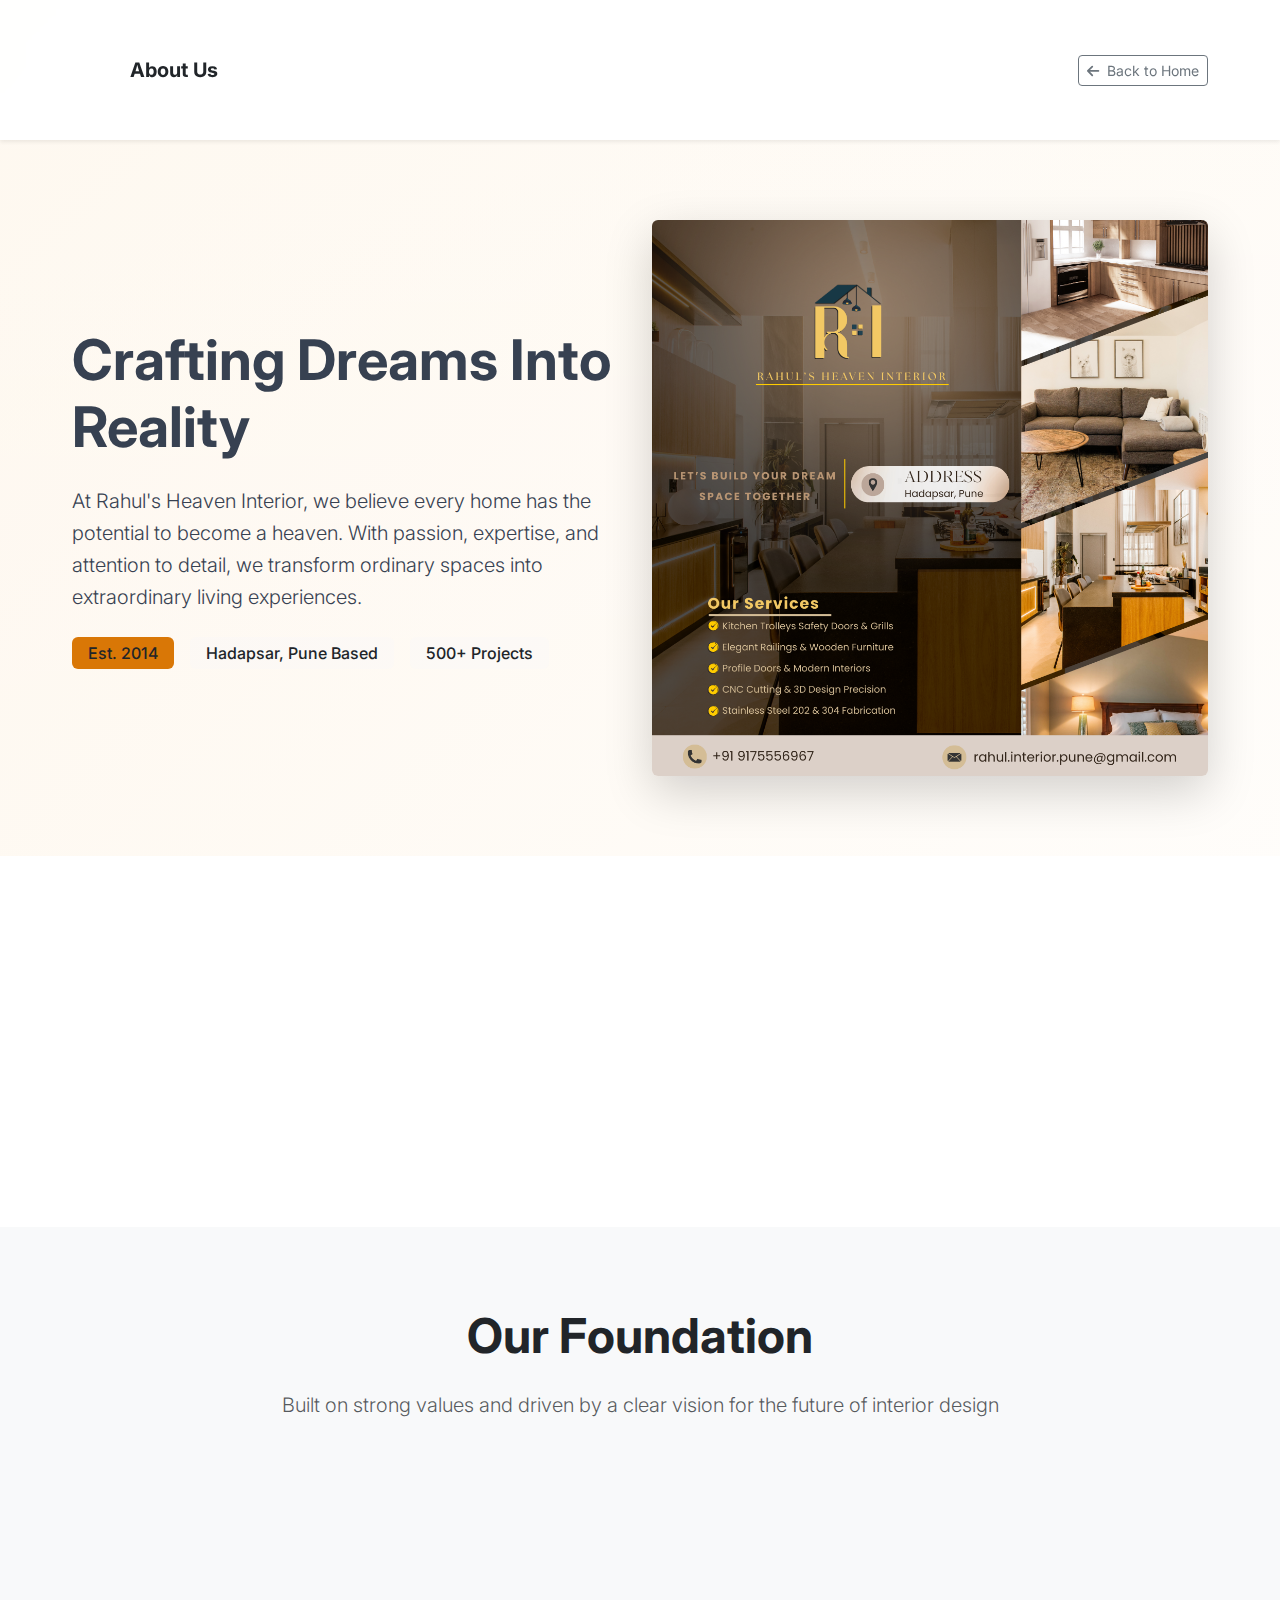
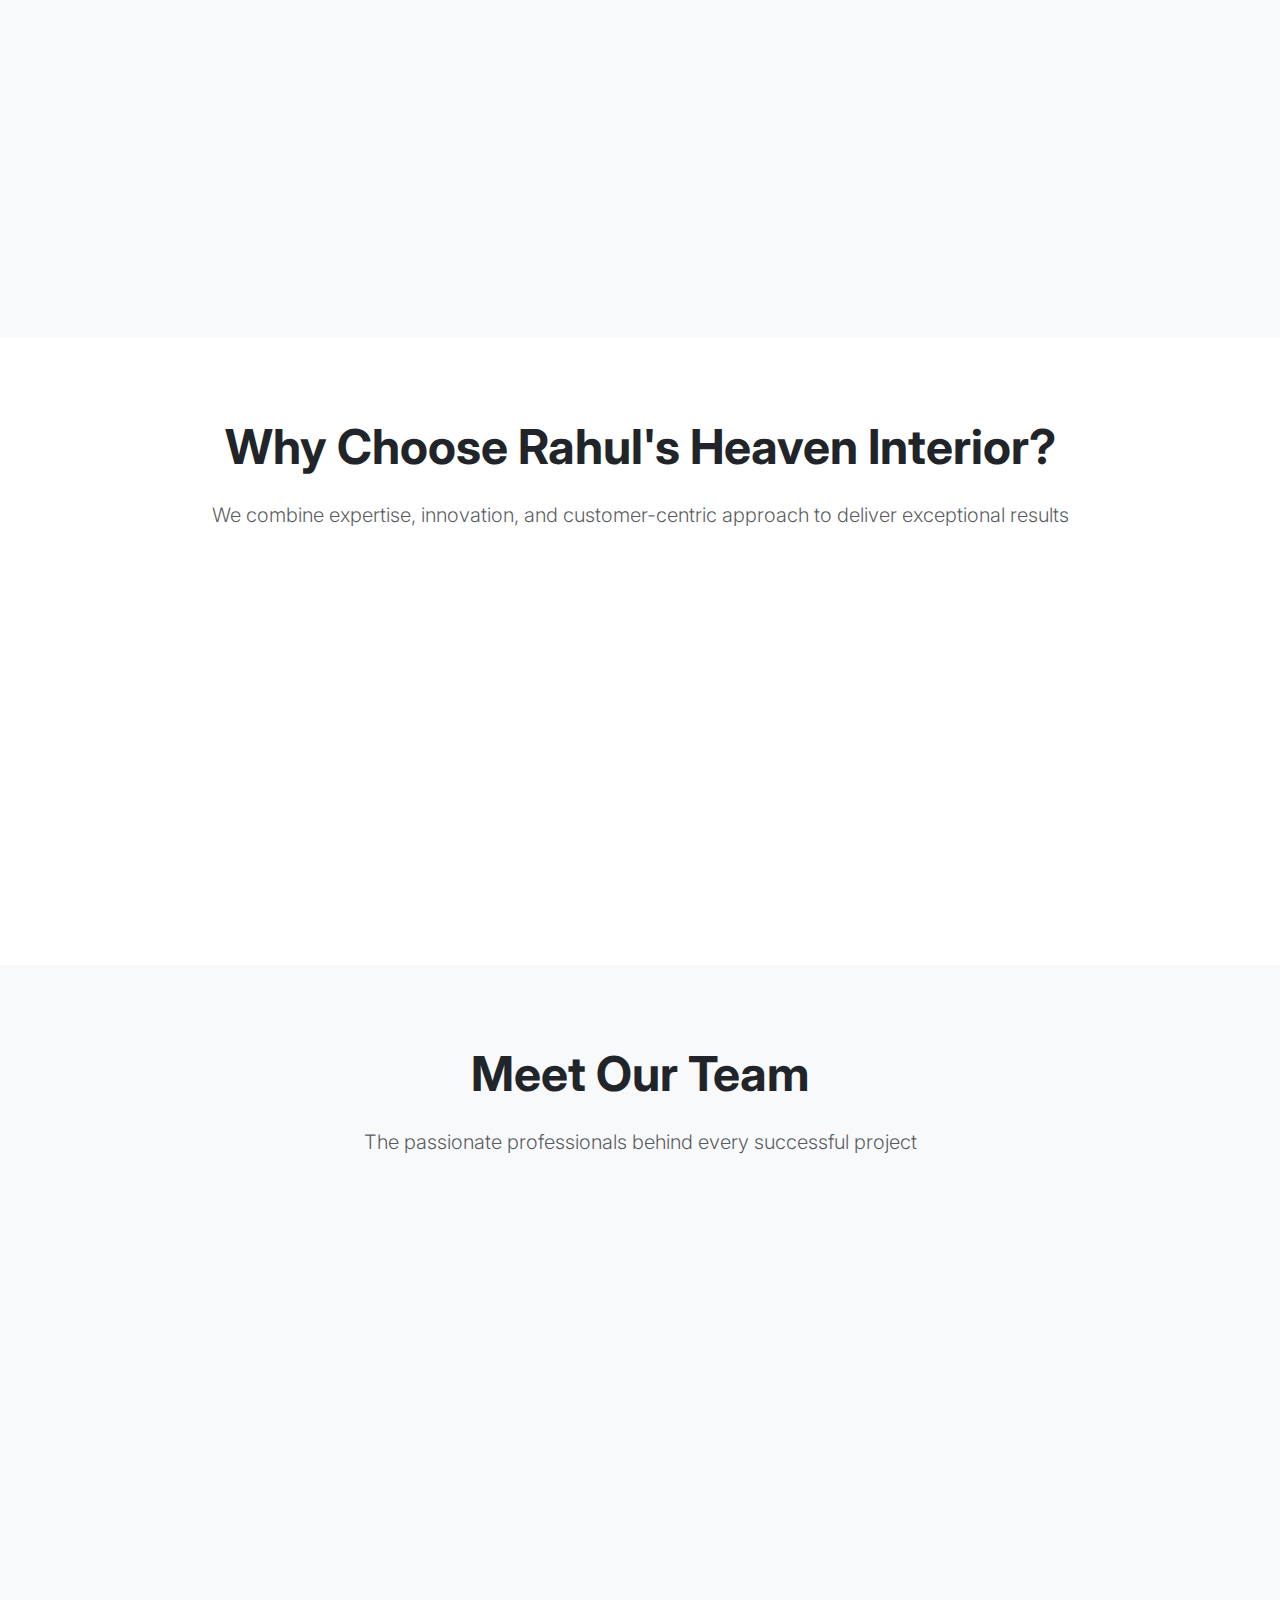
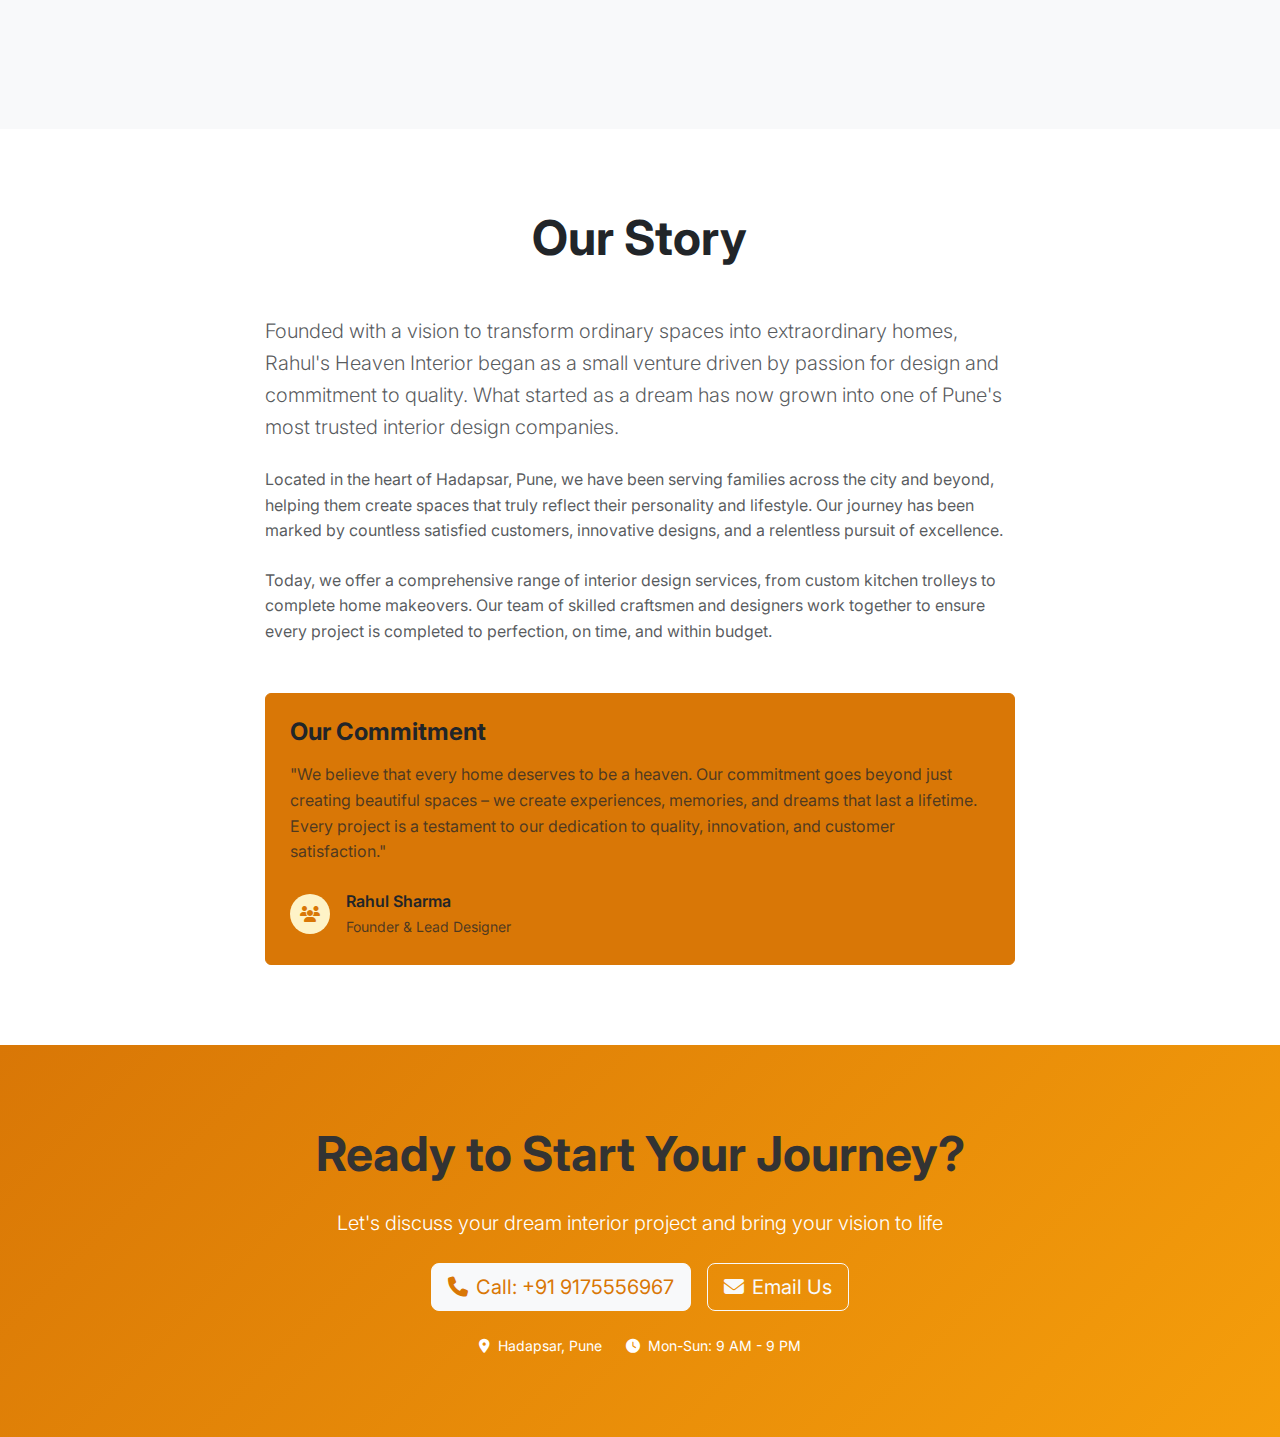
<file: about.html>
<!DOCTYPE html>
<html lang="en">

<head>
    <meta charset="UTF-8">
    <meta name="viewport" content="width=device-width, initial-scale=1.0">
    <title>About Us - Rahul's Heaven Interior</title>
    <meta name="description"
        content="Learn about Rahul's Heaven Interior - your trusted interior design partner in Pune. Our mission, vision, and commitment to quality craftsmanship.">

    <!-- Bootstrap CSS -->
    <link href="https://cdn.jsdelivr.net/npm/bootstrap@5.3.0/dist/css/bootstrap.min.css" rel="stylesheet">
    <!-- Font Awesome Icons -->
    <link rel="stylesheet" href="https://cdnjs.cloudflare.com/ajax/libs/font-awesome/6.4.0/css/all.min.css">
    <!-- Google Fonts -->
    <link href="https://fonts.googleapis.com/css2?family=Inter:wght@300;400;500;600;700&display=swap" rel="stylesheet">
    <!-- Custom CSS -->
    <link rel="stylesheet" href="css/style.css">
</head>

<body>
    <!-- Navigation -->
    <nav class="navbar navbar-expand-lg navbar-light bg-white sticky-top shadow-sm">
        <div class="container">
            <a class="navbar-brand d-flex align-items-center" href="index.html">
                <div class="brand-icon me-2">
                    <i class="fas fa-users text-white"></i>
                </div>
                <span class="fw-bold text-dark">About Us</span>
            </a>
            <a href="index.html" class="btn btn-outline-secondary btn-sm">
                <i class="fas fa-arrow-left me-2"></i>Back to Home
            </a>
        </div>
    </nav>

    <!-- Hero Section -->
    <section class="py-5 bg-gradient text-grey" style="background: linear-gradient(135deg, #1f2937 0%, #d97706 100%);">
        <div class="container">
            <div class="row align-items-center">
                <div class="col-lg-6">
                    <h1 class="display-4 fw-bold mb-4">Crafting Dreams Into Reality</h1>
                    <p class="lead mb-4">At Rahul's Heaven Interior, we believe every home has the potential to become a
                        heaven. With passion, expertise, and attention to detail, we transform ordinary spaces into
                        extraordinary living experiences.</p>
                    <div class="d-flex flex-wrap gap-3">
                        <span class="badge bg-warning text-dark fs-6 px-3 py-2">Est. 2014</span>
                        <span class="badge bg-light bg-opacity-25 text-dark fs-6 px-3 py-2">Hadapsar, Pune Based</span>
                        <span class="badge bg-light bg-opacity-25 text-dark fs-6 px-3 py-2">500+ Projects</span>
                    </div>
                </div>
                <div class="col-lg-6">
                    <img src="assets/about.png" class="img-fluid rounded shadow-lg" alt="Rahul's Heaven Interior Team">
                </div>
            </div>
        </div>
    </section>

    <!-- Stats Section -->
    <section class="py-5 bg-white">
        <div class="container">
            <div class="row g-4">
                <div class="col-lg-3 col-md-6">
                    <div class="card text-center h-100 border-0 bg-light">
                        <div class="card-body p-4">
                            <div class="feature-icon mb-3">
                                <i class="fas fa-award text-warning"></i>
                            </div>
                            <h3 class="fw-bold text-dark mb-2">500+</h3>
                            <p class="text-muted">Projects Completed</p>
                        </div>
                    </div>
                </div>
                <div class="col-lg-3 col-md-6">
                    <div class="card text-center h-100 border-0 bg-light">
                        <div class="card-body p-4">
                            <div class="feature-icon mb-3">
                                <i class="fas fa-calendar text-warning"></i>
                            </div>
                            <h3 class="fw-bold text-dark mb-2">10+</h3>
                            <p class="text-muted">Years Experience</p>
                        </div>
                    </div>
                </div>
                <div class="col-lg-3 col-md-6">
                    <div class="card text-center h-100 border-0 bg-light">
                        <div class="card-body p-4">
                            <div class="feature-icon mb-3">
                                <i class="fas fa-heart text-warning"></i>
                            </div>
                            <h3 class="fw-bold text-dark mb-2">100%</h3>
                            <p class="text-muted">Client Satisfaction</p>
                        </div>
                    </div>
                </div>
                <div class="col-lg-3 col-md-6">
                    <div class="card text-center h-100 border-0 bg-light">
                        <div class="card-body p-4">
                            <div class="feature-icon mb-3">
                                <i class="fas fa-clock text-warning"></i>
                            </div>
                            <h3 class="fw-bold text-dark mb-2">24/7</h3>
                            <p class="text-muted">Support Available</p>
                        </div>
                    </div>
                </div>
            </div>
        </div>
    </section>

    <!-- Mission, Vision, Values -->
    <section class="py-5 bg-light">
        <div class="container">
            <div class="text-center mb-5">
                <h2 class="display-5 fw-bold text-dark mb-4">Our Foundation</h2>
                <p class="lead text-muted">Built on strong values and driven by a clear vision for the future of
                    interior design</p>
            </div>
            <div class="row g-4">
                <div class="col-lg-4">
                    <div class="card h-100 border-0 bg-white shadow-sm">
                        <div class="card-body p-5 text-center">
                            <div class="feature-icon mb-4" style="width: 80px; height: 80px; font-size: 2.5rem;">
                                <i class="fas fa-bullseye text-warning"></i>
                            </div>
                            <h4 class="fw-bold text-dark mb-3">Our Mission</h4>
                            <p class="text-muted">To provide high-quality, custom-made interiors that reflect each
                                client's personality and vision, transforming houses into dream homes.</p>
                        </div>
                    </div>
                </div>
                <div class="col-lg-4">
                    <div class="card h-100 border-0 bg-white shadow-sm">
                        <div class="card-body p-5 text-center">
                            <div class="feature-icon mb-4" style="width: 80px; height: 80px; font-size: 2.5rem;">
                                <i class="fas fa-eye text-warning"></i>
                            </div>
                            <h4 class="fw-bold text-dark mb-3">Our Vision</h4>
                            <p class="text-muted">To be a one-stop destination for modern, budget-friendly home
                                interiors in Pune and beyond, setting new standards in design excellence.</p>
                        </div>
                    </div>
                </div>
                <div class="col-lg-4">
                    <div class="card h-100 border-0 bg-white shadow-sm">
                        <div class="card-body p-5 text-center">
                            <div class="feature-icon mb-4" style="width: 80px; height: 80px; font-size: 2.5rem;">
                                <i class="fas fa-lightbulb text-warning"></i>
                            </div>
                            <h4 class="fw-bold text-dark mb-3">Our Values</h4>
                            <p class="text-muted">Quality craftsmanship, transparent pricing, timely delivery, and
                                customer satisfaction are the pillars of our business philosophy.</p>
                        </div>
                    </div>
                </div>
            </div>
        </div>
    </section>

    <!-- Why Choose Us -->
    <section class="py-5 bg-white">
        <div class="container">
            <div class="text-center mb-5">
                <h2 class="display-5 fw-bold text-dark mb-4">Why Choose Rahul's Heaven Interior?</h2>
                <p class="lead text-muted">We combine expertise, innovation, and customer-centric approach to deliver
                    exceptional results</p>
            </div>
            <div class="row g-4">
                <div class="col-lg-4 col-md-6">
                    <div class="card h-100 border-0 bg-light">
                        <div class="card-body p-4">
                            <div class="d-flex align-items-start">
                                <div class="feature-icon me-3" style="width: 48px; height: 48px; font-size: 1.5rem;">
                                    <i class="fas fa-check-circle text-warning"></i>
                                </div>
                                <div>
                                    <h5 class="fw-semibold text-dark mb-2">One-Stop Solution</h5>
                                    <p class="text-muted small">Complete interior design services under one roof</p>
                                </div>
                            </div>
                        </div>
                    </div>
                </div>
                <div class="col-lg-4 col-md-6">
                    <div class="card h-100 border-0 bg-light">
                        <div class="card-body p-4">
                            <div class="d-flex align-items-start">
                                <div class="feature-icon me-3" style="width: 48px; height: 48px; font-size: 1.5rem;">
                                    <i class="fas fa-users text-warning"></i>
                                </div>
                                <div>
                                    <h5 class="fw-semibold text-dark mb-2">Personalized Design</h5>
                                    <p class="text-muted small">Custom solutions tailored to your lifestyle</p>
                                </div>
                            </div>
                        </div>
                    </div>
                </div>
                <div class="col-lg-4 col-md-6">
                    <div class="card h-100 border-0 bg-light">
                        <div class="card-body p-4">
                            <div class="d-flex align-items-start">
                                <div class="feature-icon me-3" style="width: 48px; height: 48px; font-size: 1.5rem;">
                                    <i class="fas fa-lightbulb text-warning"></i>
                                </div>
                                <div>
                                    <h5 class="fw-semibold text-dark mb-2">Free 3D Modeling</h5>
                                    <p class="text-muted small">Visualize your space before implementation</p>
                                </div>
                            </div>
                        </div>
                    </div>
                </div>
                <div class="col-lg-4 col-md-6">
                    <div class="card h-100 border-0 bg-light">
                        <div class="card-body p-4">
                            <div class="d-flex align-items-start">
                                <div class="feature-icon me-3" style="width: 48px; height: 48px; font-size: 1.5rem;">
                                    <i class="fas fa-clock text-warning"></i>
                                </div>
                                <div>
                                    <h5 class="fw-semibold text-dark mb-2">No Coordination Hassles</h5>
                                    <p class="text-muted small">Everything managed in-house by our team</p>
                                </div>
                            </div>
                        </div>
                    </div>
                </div>
                <div class="col-lg-4 col-md-6">
                    <div class="card h-100 border-0 bg-light">
                        <div class="card-body p-4">
                            <div class="d-flex align-items-start">
                                <div class="feature-icon me-3" style="width: 48px; height: 48px; font-size: 1.5rem;">
                                    <i class="fas fa-award text-warning"></i>
                                </div>
                                <div>
                                    <h5 class="fw-semibold text-dark mb-2">Quality Assurance</h5>
                                    <p class="text-muted small">Premium materials and superior craftsmanship</p>
                                </div>
                            </div>
                        </div>
                    </div>
                </div>
                <div class="col-lg-4 col-md-6">
                    <div class="card h-100 border-0 bg-light">
                        <div class="card-body p-4">
                            <div class="d-flex align-items-start">
                                <div class="feature-icon me-3" style="width: 48px; height: 48px; font-size: 1.5rem;">
                                    <i class="fas fa-star text-warning"></i>
                                </div>
                                <div>
                                    <h5 class="fw-semibold text-dark mb-2">Competitive Pricing</h5>
                                    <p class="text-muted small">Best value for money with transparent costs</p>
                                </div>
                            </div>
                        </div>
                    </div>
                </div>
            </div>
        </div>
    </section>

    <!-- Team Section -->
    <section class="py-5 bg-light">
        <div class="container">
            <div class="text-center mb-5">
                <h2 class="display-5 fw-bold text-dark mb-4">Meet Our Team</h2>
                <p class="lead text-muted">The passionate professionals behind every successful project</p>
            </div>
            <div class="row g-4 justify-content-center">
                <div class="col-lg-5 col-md-6">
                    <div class="card border-0 bg-white shadow-sm overflow-hidden">
                        <div class="row g-0">
                            <div class="col-md-4">
                                <img src="assets/rahul.jpg" class="img-fluid h-100 object-fit-cover" alt="Rahul Sharma">
                            </div>
                            <div class="col-md-8">
                                <div class="card-body p-4">
                                    <h5 class="card-title fw-bold">Rahul Sharma</h5>
                                    <span class="badge bg-warning text-dark mb-3">Founder & Lead Designer</span>
                                    <p class="card-text small text-muted">With over 10 years of experience in interior
                                        design, Rahul leads our creative vision and ensures every project meets our high
                                        standards.</p>
                                    <div class="d-flex align-items-center small text-muted">
                                        <i class="fas fa-phone me-2"></i>
                                        <span>+91 9175556967</span>
                                    </div>
                                </div>
                            </div>
                        </div>
                    </div>
                </div>
                <div class="col-lg-5 col-md-6">
                    <div class="card border-0 bg-white shadow-sm overflow-hidden">
                        <div class="row g-0">
                            <div class="col-md-4">
                                <img src="assets/saroj.png" class="img-fluid h-100 object-fit-cover" alt="Saroj Sharma">
                            </div>
                            <div class="col-md-8">
                                <div class="card-body p-4">
                                    <h5 class="card-title fw-bold">Saroj Sharma</h5>
                                    <span class="badge bg-warning text-dark mb-3">Project Manager</span>
                                    <p class="card-text small text-muted">Saroj oversees project execution and client
                                        relationships, ensuring smooth delivery and customer satisfaction.</p>
                                    <div class="d-flex align-items-center small text-muted">
                                        <i class="fas fa-phone me-2"></i>
                                        <span>+91 9370354460</span>
                                    </div>
                                </div>
                            </div>
                        </div>
                    </div>
                </div>

                <div class="col-lg-5 col-md-6">
                    <div class="card border-0 bg-white shadow-sm overflow-hidden">
                        <div class="row g-0">
                            <div class="col-md-4">
                                <img src="assets/birju.jpg" class="img-fluid h-100 object-fit-cover" alt="Saroj Sharma">
                            </div>
                            <div class="col-md-8">
                                <div class="card-body p-4">
                                    <h5 class="card-title fw-bold">Birju Sharma</h5>
                                    <span class="badge bg-warning text-dark mb-3">Team Member</span>

                                    <div class="d-flex align-items-center small text-muted">
                                        <i class="fas fa-phone me-2"></i>
                                        <span>+91 9370354460</span>
                                    </div>
                                </div>
                            </div>
                        </div>
                    </div>
                </div>

                <div class="col-lg-5 col-md-6">
                    <div class="card border-0 bg-white shadow-sm overflow-hidden">
                        <div class="row g-0">
                            <div class="col-md-4">
                                <img src="assets/Raushan.png.jpg" class="img-fluid h-100 object-fit-cover"
                                    alt="Saroj Sharma">
                            </div>
                            <div class="col-md-8">
                                <div class="card-body p-4">
                                    <h5 class="card-title fw-bold">Raushan</h5>
                                    <span class="badge bg-warning text-dark mb-3">Team Member</span>

                                    <div class="d-flex align-items-center small text-muted">
                                        <i class="fas fa-phone me-2"></i>
                                        <span>+91 9370354460</span>
                                    </div>
                                </div>
                            </div>
                        </div>
                    </div>
                </div>


            </div>
        </div>
    </section>

    <!-- Company Story -->
    <section class="py-5 bg-white">
        <div class="container">
            <div class="row justify-content-center">
                <div class="col-lg-8">
                    <div class="text-center mb-5">
                        <h2 class="display-5 fw-bold text-dark mb-4">Our Story</h2>
                    </div>
                    <div class="text-muted">
                        <p class="lead mb-4">Founded with a vision to transform ordinary spaces into extraordinary
                            homes, Rahul's Heaven Interior began as a small venture driven by passion for design and
                            commitment to quality. What started as a dream has now grown into one of Pune's most trusted
                            interior design companies.</p>

                        <p class="mb-4">Located in the heart of Hadapsar, Pune, we have been serving families across the
                            city and beyond, helping them create spaces that truly reflect their personality and
                            lifestyle. Our journey has been marked by countless satisfied customers, innovative designs,
                            and a relentless pursuit of excellence.</p>

                        <p class="mb-5">Today, we offer a comprehensive range of interior design services, from custom
                            kitchen trolleys to complete home makeovers. Our team of skilled craftsmen and designers
                            work together to ensure every project is completed to perfection, on time, and within
                            budget.</p>
                    </div>

                    <div class="bg-warning bg-opacity-10 rounded p-4 border border-warning border-opacity-25">
                        <h4 class="fw-bold text-dark mb-3">Our Commitment</h4>
                        <p class="text-muted mb-4">"We believe that every home deserves to be a heaven. Our commitment
                            goes beyond just creating beautiful spaces – we create experiences, memories, and dreams
                            that last a lifetime. Every project is a testament to our dedication to quality, innovation,
                            and customer satisfaction."</p>
                        <div class="d-flex align-items-center">
                            <div class="testimonial-avatar me-3">
                                <i class="fas fa-users text-warning"></i>
                            </div>
                            <div>
                                <p class="fw-semibold text-dark mb-0">Rahul Sharma</p>
                                <small class="text-muted">Founder & Lead Designer</small>
                            </div>
                        </div>
                    </div>
                </div>
            </div>
        </div>
    </section>

    <!-- Contact CTA -->
    <section class="py-5 text-white" style="background: linear-gradient(135deg, #d97706 0%, #f59e0b 100%);">
        <div class="container text-center">
            <h2 class="display-5 fw-bold mb-4">Ready to Start Your Journey?</h2>
            <p class="lead mb-4">Let's discuss your dream interior project and bring your vision to life</p>
            <div class="d-flex flex-column flex-sm-row gap-3 justify-content-center">
                <a href="tel:+919175556967" class="btn btn-light btn-lg text-warning">
                    <i class="fas fa-phone me-2"></i>Call: +91 9175556967
                </a>
                <a href="contact.html" class="btn btn-outline-light btn-lg">
                    <i class="fas fa-envelope me-2"></i>Email Us
                </a>
            </div>
            <div class="mt-4 d-flex justify-content-center align-items-center gap-4 small">
                <div class="d-flex align-items-center">
                    <i class="fas fa-map-marker-alt me-2"></i>
                    <span>Hadapsar, Pune</span>
                </div>
                <div class="d-flex align-items-center">
                    <i class="fas fa-clock me-2"></i>
                    <span>Mon-Sun: 9 AM - 9 PM</span>
                </div>
            </div>
        </div>
    </section>

    <!-- Bootstrap JS -->
    <script src="https://cdn.jsdelivr.net/npm/bootstrap@5.3.0/dist/js/bootstrap.bundle.min.js"></script>
    <!-- Custom JS -->
    <script src="js/script.js"></script>
</body>

</html>
</file>
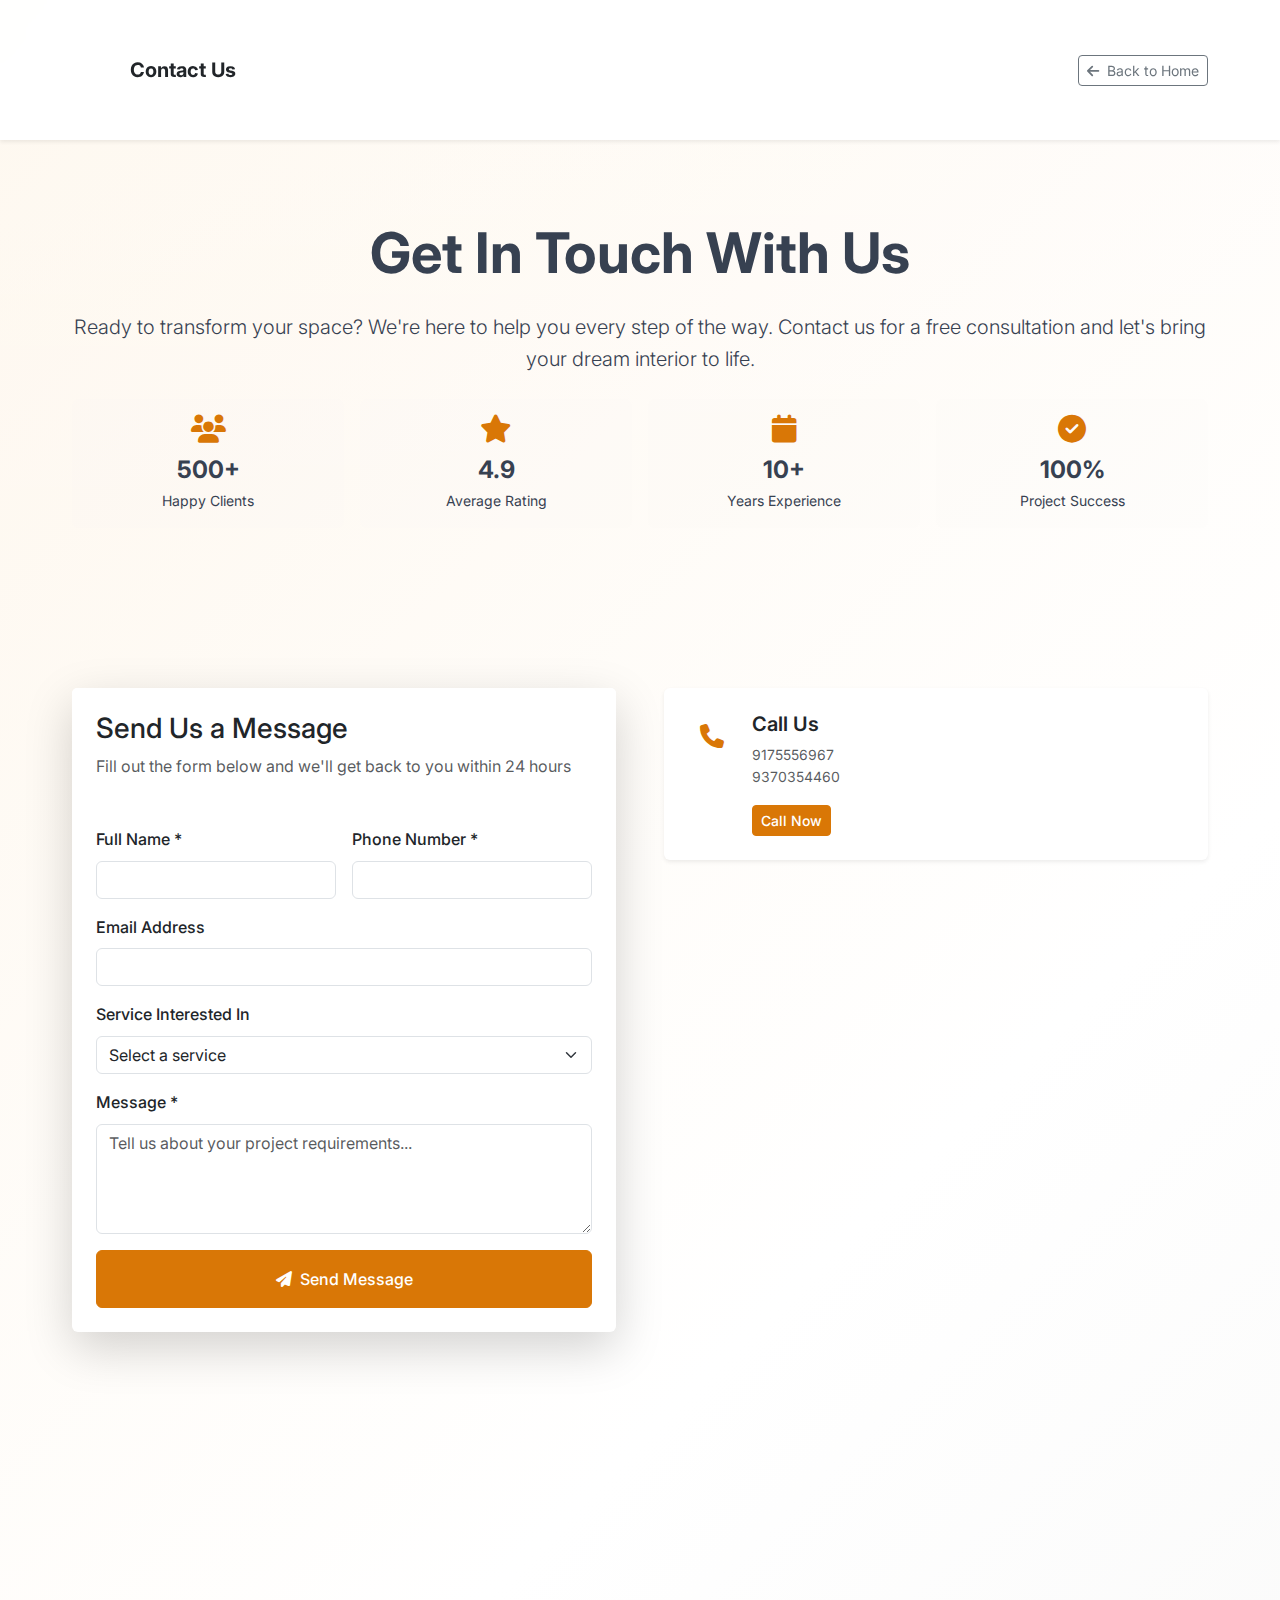
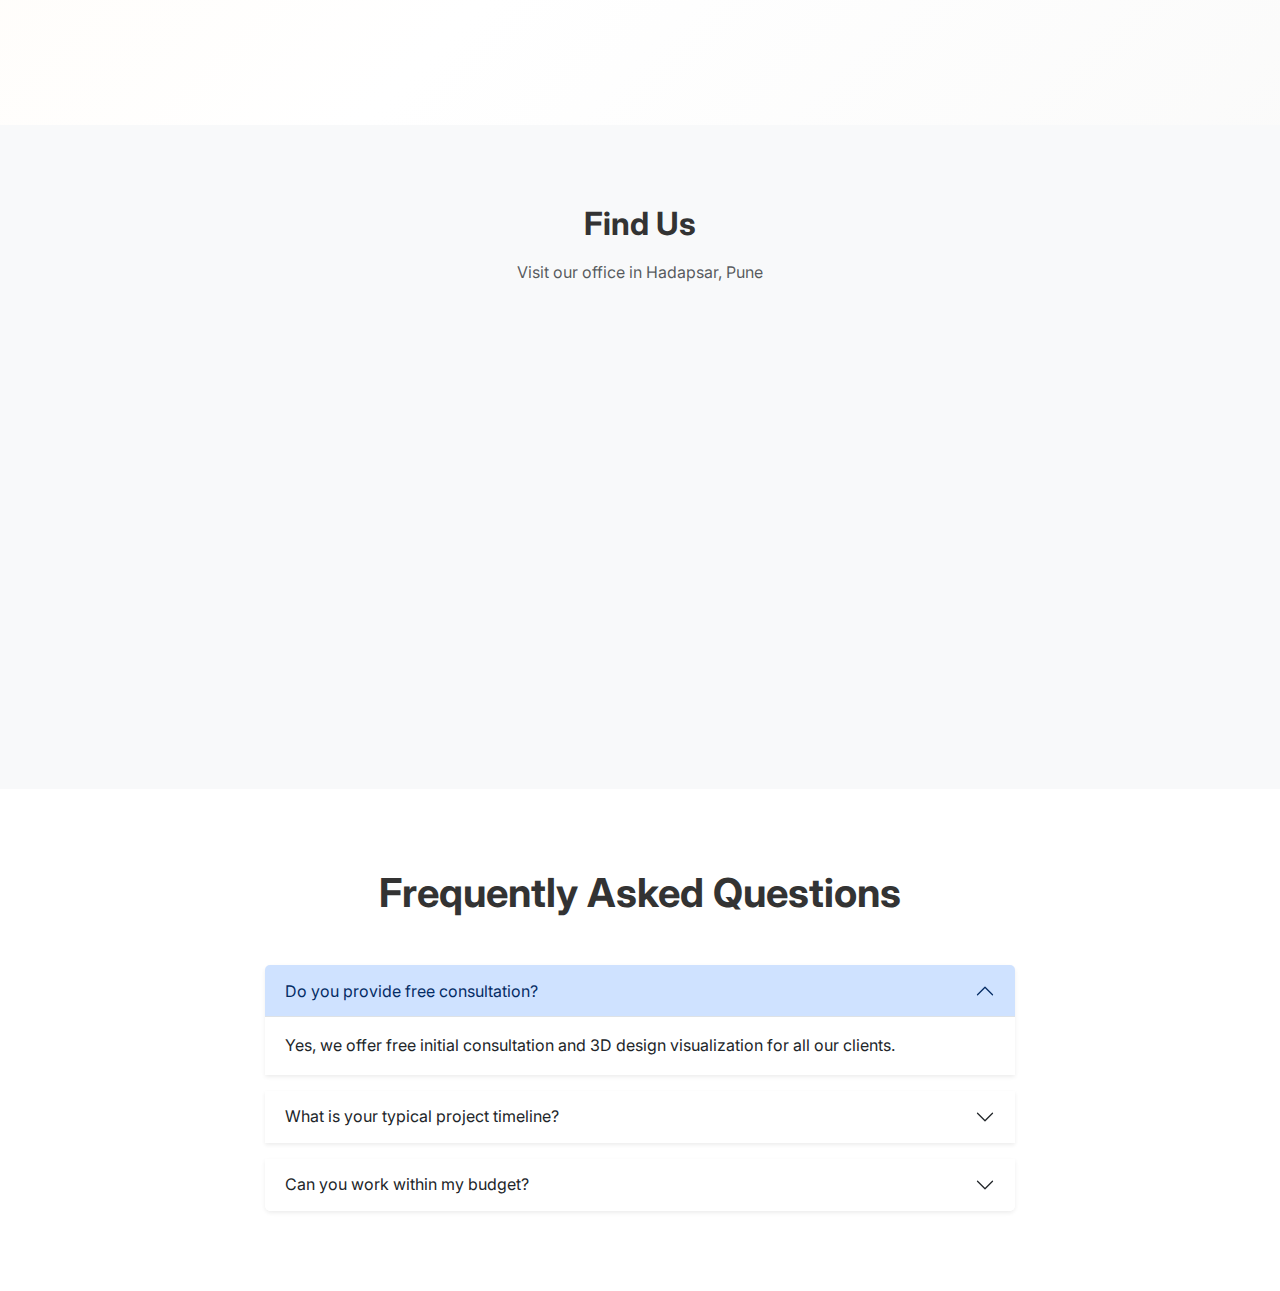
<file: contact.html>
<!DOCTYPE html>
<html lang="en">

<head>
    <meta charset="UTF-8">
    <meta name="viewport" content="width=device-width, initial-scale=1.0">
    <title>Contact Us - Rahul's Heaven Interior</title>
    <meta name="description"
        content="Get in touch with Rahul's Heaven Interior for your interior design needs. Free consultation available. Located in Hadapsar, Pune.">

    <!-- Bootstrap CSS -->
    <link href="https://cdn.jsdelivr.net/npm/bootstrap@5.3.0/dist/css/bootstrap.min.css" rel="stylesheet">
    <!-- Font Awesome Icons -->
    <link rel="stylesheet" href="https://cdnjs.cloudflare.com/ajax/libs/font-awesome/6.4.0/css/all.min.css">
    <!-- Google Fonts -->
    <link href="https://fonts.googleapis.com/css2?family=Inter:wght@300;400;500;600;700&display=swap" rel="stylesheet">
    <!-- Custom CSS -->
    <link rel="stylesheet" href="css/style.css">
</head>

<body>
    <!-- Navigation -->
    <nav class="navbar navbar-expand-lg navbar-light bg-white sticky-top shadow-sm">
        <div class="container">
            <a class="navbar-brand d-flex align-items-center" href="index.html">
                <div class="brand-icon me-2">
                    <i class="fas fa-phone text-white"></i>
                </div>
                <span class="fw-bold text-dark">Contact Us</span>
            </a>
            <a href="index.html" class="btn btn-outline-secondary btn-sm">
                <i class="fas fa-arrow-left me-2"></i>Back to Home
            </a>
        </div>
    </nav>

    <!-- Hero Section -->
    <section class="py-5 bg-gradient text-grey" style="background: linear-gradient(135deg, #1f2937 0%, #d97706 100%);">
        <div class="container text-center">
            <h1 class="display-4 fw-bold mb-4">Get In Touch With Us</h1>
            <p class="lead mb-4">Ready to transform your space? We're here to help you every step of the way. Contact us
                for a free consultation and let's bring your dream interior to life.</p>
            <div class="row g-3 justify-content-center">
                <div class="col-lg-3 col-md-6">
                    <div class="bg-light bg-opacity-10 rounded p-3 text-center">
                        <i class="fas fa-users fs-3 text-warning mb-2"></i>
                        <div class="fs-4 fw-bold">500+</div>
                        <div class="small">Happy Clients</div>
                    </div>
                </div>
                <div class="col-lg-3 col-md-6">
                    <div class="bg-light bg-opacity-10 rounded p-3 text-center">
                        <i class="fas fa-star fs-3 text-warning mb-2"></i>
                        <div class="fs-4 fw-bold">4.9</div>
                        <div class="small">Average Rating</div>
                    </div>
                </div>
                <div class="col-lg-3 col-md-6">
                    <div class="bg-light bg-opacity-10 rounded p-3 text-center">
                        <i class="fas fa-calendar fs-3 text-warning mb-2"></i>
                        <div class="fs-4 fw-bold">10+</div>
                        <div class="small">Years Experience</div>
                    </div>
                </div>
                <div class="col-lg-3 col-md-6">
                    <div class="bg-light bg-opacity-10 rounded p-3 text-center">
                        <i class="fas fa-check-circle fs-3 text-warning mb-2"></i>
                        <div class="fs-4 fw-bold">100%</div>
                        <div class="small">Project Success</div>
                    </div>
                </div>
            </div>
        </div>
    </section>

    <!-- Contact Form & Info -->
    <section class="py-5">
        <div class="container">
            <div class="row g-5">
                <!-- Contact Form -->
                <div class="col-lg-6">
                    <div class="card border-0 shadow-lg">
                        <div class="card-header bg-white border-0 p-4">
                            <h3 class="card-title mb-2">Send Us a Message</h3>
                            <p class="text-muted mb-0">Fill out the form below and we'll get back to you within 24 hours
                            </p>
                        </div>
                        <div class="card-body p-4">
                            <div id="successMessage" class="alert alert-success d-none">
                                <div class="text-center">
                                    <i class="fas fa-check-circle fs-1 text-success mb-3"></i>
                                    <h4>Message Sent Successfully!</h4>
                                    <p class="mb-3">Thank you for contacting us. We'll get back to you soon.</p>
                                    <button class="btn btn-warning" onclick="resetForm()">Send Another Message</button>
                                </div>
                            </div>

                            <form id="contactForm">
                                <div class="row g-3">
                                    <div class="col-md-6">
                                        <label class="form-label fw-medium">Full Name *</label>
                                        <input type="text" class="form-control" name="name" required>
                                    </div>
                                    <div class="col-md-6">
                                        <label class="form-label fw-medium">Phone Number *</label>
                                        <input type="tel" class="form-control" name="phone" required>
                                    </div>
                                    <div class="col-12">
                                        <label class="form-label fw-medium">Email Address</label>
                                        <input type="email" class="form-control" name="email">
                                    </div>
                                    <div class="col-12">
                                        <label class="form-label fw-medium">Service Interested In</label>
                                        <select class="form-select" name="service">
                                            <option value="">Select a service</option>
                                            <option value="Kitchen Trolleys">Kitchen Trolleys</option>
                                            <option value="Safety Doors & Grills">Safety Doors & Grills</option>
                                            <option value="Profile Doors">Profile Doors</option>
                                            <option value="Wooden Furniture">Wooden Furniture</option>
                                            <option value="CNC Cutting">CNC Cutting</option>
                                            <option value="SS Fabrication">SS Fabrication</option>
                                            <option value="Wardrobes">Wardrobes</option>
                                            <option value="Hydraulic Beds">Hydraulic Beds</option>
                                            <option value="TV Units">TV Units</option>
                                            <option value="Complete Home Interior">Complete Home Interior</option>
                                            <option value="Other">Other</option>
                                        </select>
                                    </div>
                                    <div class="col-12">
                                        <label class="form-label fw-medium">Message *</label>
                                        <textarea class="form-control" rows="4" name="message"
                                            placeholder="Tell us about your project requirements..."
                                            required></textarea>
                                    </div>
                                    <div class="col-12">
                                        <button type="submit" class="btn btn-warning w-100 py-3">
                                            <i class="fas fa-paper-plane me-2"></i>Send Message
                                        </button>
                                    </div>
                                </div>
                            </form>
                        </div>
                    </div>
                </div>

                <!-- Contact Information -->
                <div class="col-lg-6">
                    <div class="row g-4">
                        <!-- Phone -->
                        <div class="col-12">
                            <div class="card border-0 shadow-sm">
                                <div class="card-body p-4">
                                    <div class="d-flex align-items-start">
                                        <div class="contact-icon me-3">
                                            <i class="fas fa-phone text-warning"></i>
                                        </div>
                                        <div class="flex-grow-1">
                                            <h5 class="fw-semibold mb-2">Call Us</h5>
                                            <p class="text-muted small mb-3">
                                                9175556967<br>
                                                9370354460<br>

                                            </p>
                                            <a href="tel:+919175556967" class="btn btn-warning btn-sm">Call Now</a>
                                        </div>
                                    </div>
                                </div>
                            </div>
                        </div>

                        <!-- Email -->
                        <div class="col-12">
                            <div class="card border-0 shadow-sm">
                                <div class="card-body p-4">
                                    <div class="d-flex align-items-start">
                                        <div class="contact-icon me-3">
                                            <i class="fas fa-envelope text-warning"></i>
                                        </div>
                                        <div class="flex-grow-1">
                                            <h5 class="fw-semibold mb-2">Email Us</h5>
                                            <p class="text-muted small mb-3">rahul.interior.pune@gmail.com</p>
                                            <a href="mailto:rahul.interior.pune@gmail.com"
                                                class="btn btn-warning btn-sm">Send Email</a>
                                        </div>
                                    </div>
                                </div>
                            </div>
                        </div>

                        <!-- Address -->
                        <div class="col-12">
                            <div class="card border-0 shadow-sm">
                                <div class="card-body p-4">
                                    <div class="d-flex align-items-start">
                                        <div class="contact-icon me-3">
                                            <i class="fas fa-map-marker-alt text-warning"></i>
                                        </div>
                                        <div class="flex-grow-1">
                                            <h5 class="fw-semibold mb-2">Visit Us</h5>
                                            <p class="text-muted small mb-3">
                                                Manjari, Khurd Awhalwadi Road<br>
                                                Near Holy Angels Convent School<br>
                                                Hadapsar, Pune - 412307<br>
                                                Maharashtra, India
                                            </p>

                                        </div>
                                    </div>
                                </div>
                            </div>
                        </div>

                        <!-- Business Hours -->
                        <div class="col-12">
                            <div class="card border-0 shadow-sm">
                                <div class="card-body p-4">
                                    <div class="d-flex align-items-start">
                                        <div class="contact-icon me-3">
                                            <i class="fas fa-clock text-warning"></i>
                                        </div>
                                        <div class="flex-grow-1">
                                            <h5 class="fw-semibold mb-2">Business Hours</h5>
                                            <p class="text-muted small mb-3">
                                                Monday - Sunday<br>
                                                9:00 AM - 9:00 PM<br>
                                                Open on Holidays<br>
                                                Consultation by Appointment
                                            </p>
                                            <button class="btn btn-warning btn-sm">Book Appointment</button>
                                        </div>
                                    </div>
                                </div>
                            </div>
                        </div>

                        <!-- Social Media -->
                        <div class="col-12">
                            <div class="card border-0 bg-light">
                                <div class="card-body p-4">
                                    <h5 class="fw-semibold mb-3">Follow Us</h5>
                                    <div class="d-flex gap-3">
                                        <a href="https://wa.me/919175556967" target="_blank"
                                            class="btn btn-success btn-floating">
                                            <i class="fab fa-whatsapp"></i>
                                        </a>
                                        <a href="https://www.instagram.com/rahul.interior.pune/" target="_blank"
                                            class="btn btn-floating instagram-btn">
                                            <i class="fab fa-instagram"></i>
                                        </a>
                                        <a href="https://www.facebook.com/profile.php?id=61575138343988" target="_blank"
                                            class="btn btn-primary btn-floating">
                                            <i class="fab fa-facebook"></i>
                                        </a>
                                    </div>
                                </div>
                            </div>
                        </div>
                    </div>
                </div>
            </div>
        </div>
    </section>

    <!-- Map Section -->
    <section class="py-5 bg-light">
        <div class="container">
            <div class="text-center mb-4">
                <h2 class="fw-bold mb-3">Find Us</h2>
                <p class="text-muted">Visit our office in Hadapsar, Pune</p>
            </div>
            <div class="card border-0 shadow-lg overflow-hidden">
                <div class="bg-light d-flex align-items-center justify-content-center" style="height: 400px;">
                    <div class="text-center">
                        <i class="fas fa-map-marker-alt fs-1 text-muted mb-3"></i>
                        <h4 class="text-muted">Interactive Map</h4>
                        <p class="text-muted small">Manjari, Khurd Awhalwadi Road, Near Holy Angels Convent School</p>
                        <p class="text-muted small">Hadapsar, Pune - 412307</p>
                        <a href="https://maps.google.com" target="_blank" class="btn btn-warning mt-3">
                            Open in Google Maps
                        </a>
                    </div>
                </div>
            </div>
        </div>
    </section>

    <!-- FAQ Section -->
    <section class="py-5 bg-white">
        <div class="container">
            <div class="text-center mb-5">
                <h2 class="display-6 fw-bold mb-4">Frequently Asked Questions</h2>
            </div>
            <div class="row justify-content-center">
                <div class="col-lg-8">
                    <div class="accordion" id="faqAccordion">
                        <div class="accordion-item border-0 shadow-sm mb-3">
                            <h2 class="accordion-header">
                                <button class="accordion-button" type="button" data-bs-toggle="collapse"
                                    data-bs-target="#faq1">
                                    Do you provide free consultation?
                                </button>
                            </h2>
                            <div id="faq1" class="accordion-collapse collapse show" data-bs-parent="#faqAccordion">
                                <div class="accordion-body">
                                    Yes, we offer free initial consultation and 3D design visualization for all our
                                    clients.
                                </div>
                            </div>
                        </div>

                        <div class="accordion-item border-0 shadow-sm mb-3">
                            <h2 class="accordion-header">
                                <button class="accordion-button collapsed" type="button" data-bs-toggle="collapse"
                                    data-bs-target="#faq2">
                                    What is your typical project timeline?
                                </button>
                            </h2>
                            <div id="faq2" class="accordion-collapse collapse" data-bs-parent="#faqAccordion">
                                <div class="accordion-body">
                                    Project timelines vary based on scope, but most residential projects are completed
                                    within 2-4 weeks.
                                </div>
                            </div>
                        </div>



                        <div class="accordion-item border-0 shadow-sm">
                            <h2 class="accordion-header">
                                <button class="accordion-button collapsed" type="button" data-bs-toggle="collapse"
                                    data-bs-target="#faq4">
                                    Can you work within my budget?
                                </button>
                            </h2>
                            <div id="faq4" class="accordion-collapse collapse" data-bs-parent="#faqAccordion">
                                <div class="accordion-body">
                                    We offer solutions for various budgets and provide transparent pricing.
                                </div>
                            </div>
                        </div>
                    </div>
                </div>
            </div>
        </div>
    </section>

    <!-- Bootstrap JS -->
    <script src="https://cdn.jsdelivr.net/npm/bootstrap@5.3.0/dist/js/bootstrap.bundle.min.js"></script>
    <!-- Custom JS -->
    <script src="js/script.js"></script>
    <script>
        // Contact form handling
        document.getElementById('contactForm').addEventListener('submit', function (e) {
            e.preventDefault();

            const submitBtn = this.querySelector('button[type="submit"]');
            const originalText = submitBtn.innerHTML;

            // Show loading state
            submitBtn.innerHTML = '<span class="loading"></span> Sending...';
            submitBtn.disabled = true;

            // Simulate form submission
            setTimeout(() => {
                // Hide form and show success message
                document.getElementById('contactForm').style.display = 'none';
                document.getElementById('successMessage').classList.remove('d-none');
            }, 2000);
        });

        function resetForm() {
            document.getElementById('contactForm').style.display = 'block';
            document.getElementById('successMessage').classList.add('d-none');
            document.getElementById('contactForm').reset();
        }
    </script>
</body>

</html>
</file>
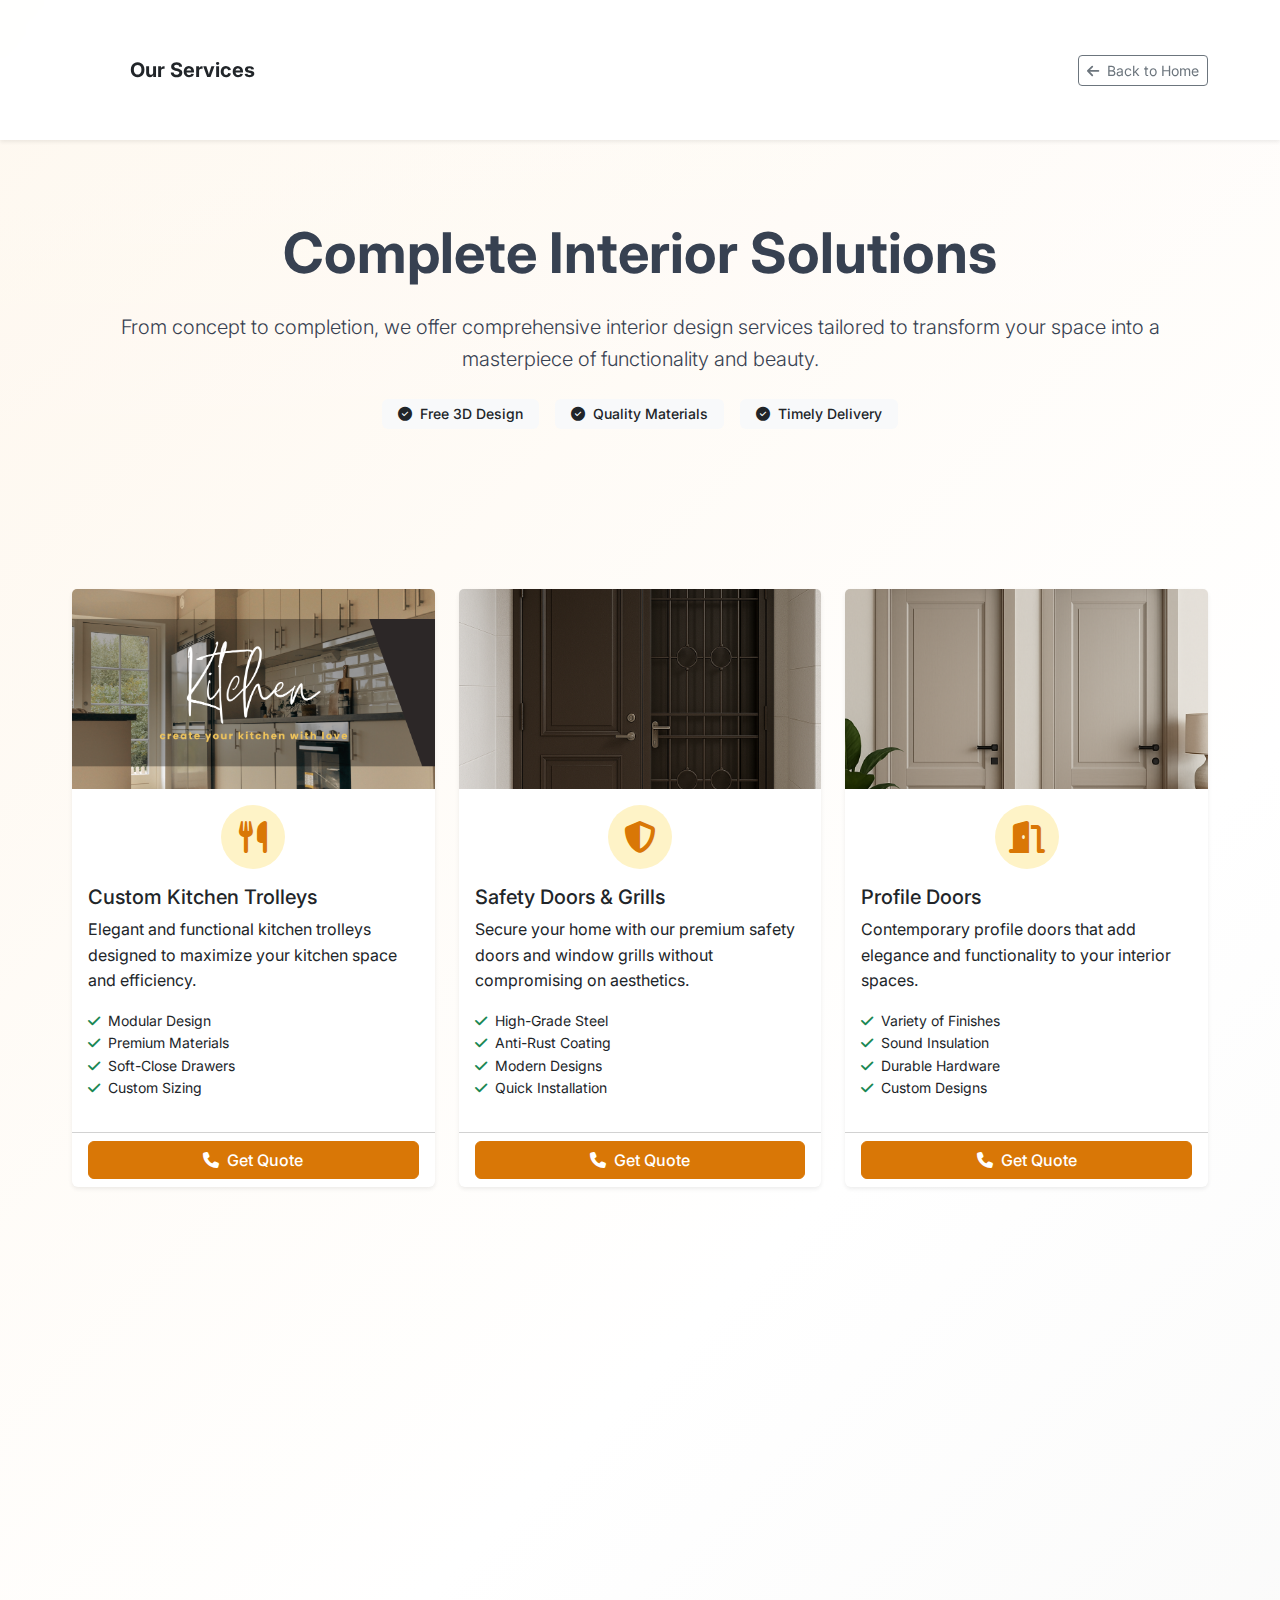
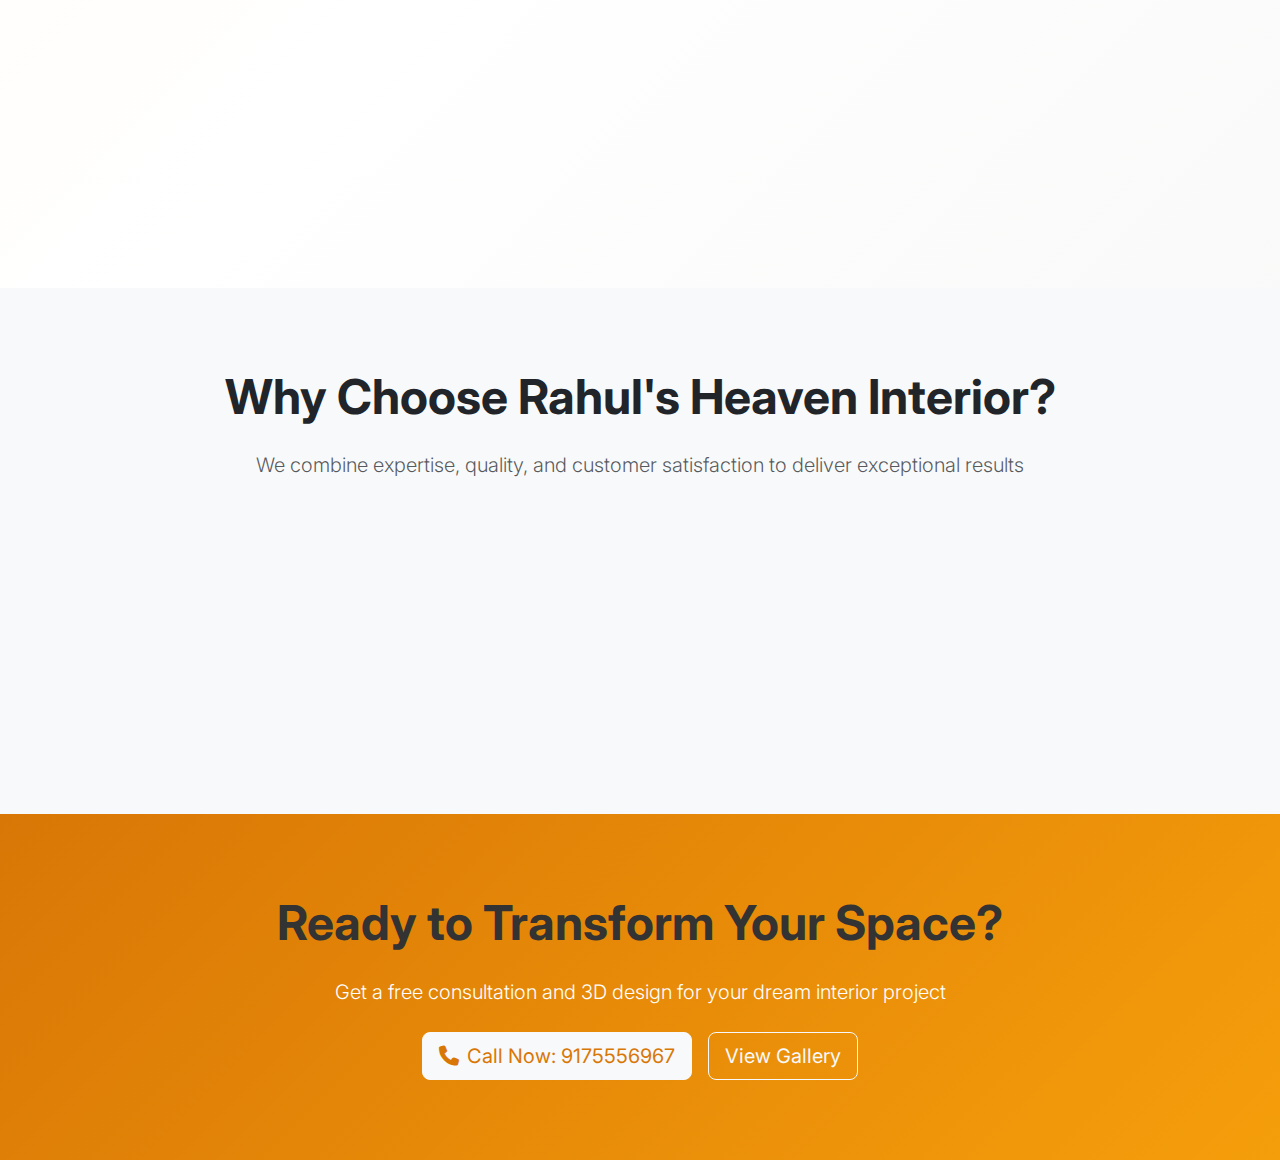
<file: services.html>
<!DOCTYPE html>
<html lang="en">

<head>
    <meta charset="UTF-8">
    <meta name="viewport" content="width=device-width, initial-scale=1.0">
    <title>Our Services - Rahul's Heaven Interior</title>
    <meta name="description"
        content="Complete interior design services including kitchen trolleys, safety doors, wooden furniture, CNC cutting, and SS fabrication in Pune.">

    <!-- Bootstrap CSS -->
    <link href="https://cdn.jsdelivr.net/npm/bootstrap@5.3.0/dist/css/bootstrap.min.css" rel="stylesheet">
    <!-- Font Awesome Icons -->
    <link rel="stylesheet" href="https://cdnjs.cloudflare.com/ajax/libs/font-awesome/6.4.0/css/all.min.css">
    <!-- Google Fonts -->
    <link href="https://fonts.googleapis.com/css2?family=Inter:wght@300;400;500;600;700&display=swap" rel="stylesheet">
    <!-- Custom CSS -->
    <link rel="stylesheet" href="css/style.css">
</head>

<body>
    <!-- Navigation -->
    <nav class="navbar navbar-expand-lg navbar-light bg-white sticky-top shadow-sm">
        <div class="container">
            <a class="navbar-brand d-flex align-items-center" href="index.html">
                <div class="brand-icon me-2">
                    <i class="fas fa-tools text-white"></i>
                </div>
                <span class="fw-bold text-dark">Our Services</span>
            </a>
            <a href="index.html" class="btn btn-outline-secondary btn-sm">
                <i class="fas fa-arrow-left me-2"></i>Back to Home
            </a>
        </div>
    </nav>

    <!-- Hero Section -->
    <section class="py-5 bg-gradient text-grey" style="background: linear-gradient(135deg, #1f2937 0%, #d97706 100%);">
        <div class="container text-center">
            <h1 class="display-4 fw-bold mb-4">Complete Interior Solutions</h1>
            <p class="lead mb-4">From concept to completion, we offer comprehensive interior design services tailored to
                transform your space into a masterpiece of functionality and beauty.</p>
            <div class="d-flex flex-wrap justify-content-center gap-3">
                <span class="badge bg-light text-dark px-3 py-2">
                    <i class="fas fa-check-circle me-2"></i>Free 3D Design
                </span>
                <span class="badge bg-light text-dark px-3 py-2">
                    <i class="fas fa-check-circle me-2"></i>Quality Materials
                </span>
                <span class="badge bg-light text-dark px-3 py-2">
                    <i class="fas fa-check-circle me-2"></i>Timely Delivery
                </span>
            </div>
        </div>
    </section>

    <!-- Services Grid -->
    <section class="py-5">
        <div class="container">
            <div class="row g-4">
                <!-- Kitchen Trolleys -->
                <div class="col-lg-4 col-md-6">
                    <div class="card service-card h-100 border-0 shadow-sm">
                        <img src="assets/kitchen 1.png" class="card-img-top" alt="Kitchen Trolleys"
                            style="height: 200px; object-fit: cover;">
                        <div class="card-body">
                            <div class="service-icon mb-3">
                                <i class="fas fa-utensils text-warning"></i>
                            </div>
                            <h5 class="card-title">Custom Kitchen Trolleys</h5>
                            <p class="card-text">Elegant and functional kitchen trolleys designed to maximize your
                                kitchen space and efficiency.</p>
                            <ul class="list-unstyled small">
                                <li><i class="fas fa-check text-success me-2"></i>Modular Design</li>
                                <li><i class="fas fa-check text-success me-2"></i>Premium Materials</li>
                                <li><i class="fas fa-check text-success me-2"></i>Soft-Close Drawers</li>
                                <li><i class="fas fa-check text-success me-2"></i>Custom Sizing</li>
                            </ul>
                        </div>
                        <div class="card-footer bg-transparent">
                            <a href="tel:+919175556967" class="btn btn-warning w-100">
                                <i class="fas fa-phone me-2"></i>Get Quote
                            </a>
                        </div>
                    </div>
                </div>

                <!-- Safety Doors -->
                <div class="col-lg-4 col-md-6">
                    <div class="card service-card h-100 border-0 shadow-sm">
                        <img src="assets/Safety doors.png" class="card-img-top" alt="Safety Doors"
                            style="height: 200px; object-fit: cover;">
                        <div class="card-body">
                            <div class="service-icon mb-3">
                                <i class="fas fa-shield-alt text-warning"></i>
                            </div>
                            <h5 class="card-title">Safety Doors & Grills</h5>
                            <p class="card-text">Secure your home with our premium safety doors and window grills
                                without compromising on aesthetics.</p>
                            <ul class="list-unstyled small">
                                <li><i class="fas fa-check text-success me-2"></i>High-Grade Steel</li>
                                <li><i class="fas fa-check text-success me-2"></i>Anti-Rust Coating</li>
                                <li><i class="fas fa-check text-success me-2"></i>Modern Designs</li>
                                <li><i class="fas fa-check text-success me-2"></i>Quick Installation</li>
                            </ul>
                        </div>
                        <div class="card-footer bg-transparent">
                            <a href="tel:+919175556967" class="btn btn-warning w-100">
                                <i class="fas fa-phone me-2"></i>Get Quote
                            </a>
                        </div>
                    </div>
                </div>

                <!-- Profile Doors -->
                <div class="col-lg-4 col-md-6">
                    <div class="card service-card h-100 border-0 shadow-sm">
                        <img src="assets/Profile Doors.png" class="card-img-top" alt="Profile Doors"
                            style="height: 200px; object-fit: cover;">
                        <div class="card-body">
                            <div class="service-icon mb-3">
                                <i class="fas fa-door-open text-warning"></i>
                            </div>
                            <h5 class="card-title">Profile Doors</h5>
                            <p class="card-text">Contemporary profile doors that add elegance and functionality to your
                                interior spaces.</p>
                            <ul class="list-unstyled small">
                                <li><i class="fas fa-check text-success me-2"></i>Variety of Finishes</li>
                                <li><i class="fas fa-check text-success me-2"></i>Sound Insulation</li>
                                <li><i class="fas fa-check text-success me-2"></i>Durable Hardware</li>
                                <li><i class="fas fa-check text-success me-2"></i>Custom Designs</li>
                            </ul>
                        </div>
                        <div class="card-footer bg-transparent">
                            <a href="tel:+919175556967" class="btn btn-warning w-100">
                                <i class="fas fa-phone me-2"></i>Get Quote
                            </a>
                        </div>
                    </div>
                </div>

                <!-- Wooden Furniture -->
                <div class="col-lg-4 col-md-6">
                    <div class="card service-card h-100 border-0 shadow-sm">
                        <img src="assets/wooden furniture.png" class="card-img-top" alt="Wooden Furniture"
                            style="height: 200px; object-fit: cover;">
                        <div class="card-body">
                            <div class="service-icon mb-3">
                                <i class="fas fa-couch text-warning"></i>
                            </div>
                            <h5 class="card-title">Wooden Furniture</h5>
                            <p class="card-text">Handcrafted wooden furniture pieces that bring warmth and character to
                                your home.</p>
                            <ul class="list-unstyled small">
                                <li><i class="fas fa-check text-success me-2"></i>Solid Wood</li>
                                <li><i class="fas fa-check text-success me-2"></i>Custom Finishes</li>
                                <li><i class="fas fa-check text-success me-2"></i>Ergonomic Design</li>
                                <li><i class="fas fa-check text-success me-2"></i>Long-lasting</li>
                            </ul>
                        </div>
                        <div class="card-footer bg-transparent">
                            <a href="tel:+919175556967" class="btn btn-warning w-100">
                                <i class="fas fa-phone me-2"></i>Get Quote
                            </a>
                        </div>
                    </div>
                </div>

                <!-- CNC Cutting -->
                <div class="col-lg-4 col-md-6">
                    <div class="card service-card h-100 border-0 shadow-sm">
                        <img src="assets/cnc.png" class="card-img-top" alt="CNC Cutting"
                            style="height: 200px; object-fit: cover;">
                        <div class="card-body">
                            <div class="service-icon mb-3">
                                <i class="fas fa-hammer text-warning"></i>
                            </div>
                            <h5 class="card-title">CNC Cutting & 3D Design</h5>
                            <p class="card-text">Precision CNC cutting services with 3D modeling for accurate and
                                detailed interior components.</p>
                            <ul class="list-unstyled small">
                                <li><i class="fas fa-check text-success me-2"></i>High Precision</li>
                                <li><i class="fas fa-check text-success me-2"></i>3D Visualization</li>
                                <li><i class="fas fa-check text-success me-2"></i>Material Efficiency</li>
                                <li><i class="fas fa-check text-success me-2"></i>Complex Designs</li>
                            </ul>
                        </div>
                        <div class="card-footer bg-transparent">
                            <a href="tel:+919175556967" class="btn btn-warning w-100">
                                <i class="fas fa-phone me-2"></i>Get Quote
                            </a>
                        </div>
                    </div>
                </div>

                <!-- SS Fabrication -->
                <div class="col-lg-4 col-md-6">
                    <div class="card service-card h-100 border-0 shadow-sm">
                        <img src="assets/ss.png.jpg" class="card-img-top" alt="SS Fabrication"
                            style="height: 200px; object-fit: cover;">
                        <div class="card-body">
                            <div class="service-icon mb-3">
                                <i class="fas fa-wrench text-warning"></i>
                            </div>
                            <h5 class="card-title">SS Fabrication (202/304)</h5>
                            <p class="card-text">Professional stainless steel fabrication services for kitchen and
                                bathroom applications.</p>
                            <ul class="list-unstyled small">
                                <li><i class="fas fa-check text-success me-2"></i>Grade 202 & 304</li>
                                <li><i class="fas fa-check text-success me-2"></i>Corrosion Resistant</li>
                                <li><i class="fas fa-check text-success me-2"></i>Hygienic</li>
                                <li><i class="fas fa-check text-success me-2"></i>Custom Fabrication</li>
                            </ul>
                        </div>
                        <div class="card-footer bg-transparent">
                            <a href="tel:+919175556967" class="btn btn-warning w-100">
                                <i class="fas fa-phone me-2"></i>Get Quote
                            </a>
                        </div>
                    </div>
                </div>
            </div>
        </div>
    </section>

    <!-- Why Choose Us -->
    <section class="py-5 bg-light">
        <div class="container">
            <div class="text-center mb-5">
                <h2 class="display-5 fw-bold text-dark mb-4">Why Choose Rahul's Heaven Interior?</h2>
                <p class="lead text-muted">We combine expertise, quality, and customer satisfaction to deliver
                    exceptional results</p>
            </div>
            <div class="row g-4">
                <div class="col-lg-3 col-md-6">
                    <div class="card text-center h-100 border-0 bg-white">
                        <div class="card-body p-4">
                            <div class="feature-icon mb-3">
                                <i class="fas fa-star text-warning"></i>
                            </div>
                            <h5 class="card-title">Expert Craftsmanship</h5>
                            <p class="card-text small">Years of experience in creating beautiful interiors</p>
                        </div>
                    </div>
                </div>
                <div class="col-lg-3 col-md-6">
                    <div class="card text-center h-100 border-0 bg-white">
                        <div class="card-body p-4">
                            <div class="feature-icon mb-3">
                                <i class="fas fa-check-circle text-warning"></i>
                            </div>
                            <h5 class="card-title">Quality Materials</h5>
                            <p class="card-text small">We use only premium materials for lasting durability</p>
                        </div>
                    </div>
                </div>
                <div class="col-lg-3 col-md-6">
                    <div class="card text-center h-100 border-0 bg-white">
                        <div class="card-body p-4">
                            <div class="feature-icon mb-3">
                                <i class="fas fa-phone text-warning"></i>
                            </div>
                            <h5 class="card-title">24/7 Support</h5>
                            <p class="card-text small">Always available to address your concerns and queries</p>
                        </div>
                    </div>
                </div>
                <div class="col-lg-3 col-md-6">
                    <div class="card text-center h-100 border-0 bg-white">
                        <div class="card-body p-4">
                            <div class="feature-icon mb-3">
                                <i class="fas fa-shield-alt text-warning"></i>
                            </div>
                            <h5 class="card-title">Warranty Assured</h5>
                            <p class="card-text small">Comprehensive warranty on all our work and materials</p>
                        </div>
                    </div>
                </div>
            </div>
        </div>
    </section>

    <!-- CTA Section -->
    <section class="py-5 text-white" style="background: linear-gradient(135deg, #d97706 0%, #f59e0b 100%);">
        <div class="container text-center">
            <h2 class="display-5 fw-bold mb-4">Ready to Transform Your Space?</h2>
            <p class="lead mb-4">Get a free consultation and 3D design for your dream interior project</p>
            <div class="d-flex flex-column flex-sm-row gap-3 justify-content-center">
                <a href="tel:+919175556967" class="btn btn-light btn-lg text-warning">
                    <i class="fas fa-phone me-2"></i>Call Now: 9175556967
                </a>
                <a href="gallery.html" class="btn btn-outline-light btn-lg">
                    View Gallery
                </a>
            </div>
        </div>
    </section>

    <!-- Bootstrap JS -->
    <script src="https://cdn.jsdelivr.net/npm/bootstrap@5.3.0/dist/js/bootstrap.bundle.min.js"></script>
    <!-- Custom JS -->
    <script src="js/script.js"></script>
</body>

</html>
</file>
<file: css/style.css>
/* Custom CSS for Rahul's Heaven Interior */

:root {
  --primary-color: #d97706;
  --secondary-color: #f59e0b;
  --dark-color: #1f2937;
  --light-color: #f9fafb;
  --text-color: #374151;
  --border-color: #e5e7eb;
}

* {
  margin: 0;
  padding: 0;
  box-sizing: border-box;
}

body {
  font-family: "Inter", sans-serif;
  line-height: 1.6;
  color: var(--text-color);
  background: linear-gradient(135deg, #fef7ed 0%, #ffffff 50%, #f5f5f4 100%);
}

/* Smooth scrolling */
html {
  scroll-behavior: smooth;
}

/* Custom scrollbar */
::-webkit-scrollbar {
  width: 8px;
}

::-webkit-scrollbar-track {
  background: #f1f1f1;
}

::-webkit-scrollbar-thumb {
  background: var(--primary-color);
  border-radius: 4px;
}

::-webkit-scrollbar-thumb:hover {
  background: var(--secondary-color);
}

/* Brand Icon */
.brand-icon {
  width: 50px;
  height: 50px;

  border-radius: 8px;
  display: flex;
  align-items: center;
  justify-content: center;
}

/* Floating Buttons */
.floating-buttons {
  position: fixed;
  right: 20px;
  top: 50%;
  transform: translateY(-50%);
  z-index: 1000;
  display: flex;
  flex-direction: column;
  gap: 12px;
}

.btn-floating {
  width: 50px;
  height: 50px;
  border-radius: 50%;
  display: flex;
  align-items: center;
  justify-content: center;
  box-shadow: 0 4px 12px rgba(0, 0, 0, 0.15);
  transition: all 0.3s ease;
  text-decoration: none;
  color: white;
}

.btn-floating:hover {
  transform: scale(1.1);
  color: white;
}

.whatsapp-btn {
  background-color: #25d366;
  animation: pulse 2s infinite;
}

.instagram-btn {
  background: linear-gradient(45deg, #f09433 0%, #e6683c 25%, #dc2743 50%, #cc2366 75%, #bc1888 100%);
}

.call-btn {
  background-color: #007bff;
}

@keyframes pulse {
  0% {
    box-shadow: 0 0 0 0 rgba(37, 211, 102, 0.7);
  }

  70% {
    box-shadow: 0 0 0 10px rgba(37, 211, 102, 0);
  }

  100% {
    box-shadow: 0 0 0 0 rgba(37, 211, 102, 0);
  }
}

/* Navigation */
.navbar {
  backdrop-filter: blur(10px);
  background-color: rgba(255, 255, 255, 0.95) !important;
}

.navbar-nav .nav-link {
  font-weight: 500;
  color: var(--text-color) !important;
  transition: color 0.3s ease;
}

.navbar-nav .nav-link:hover {
  color: var(--primary-color) !important;
}

/* Hero Section */
.hero-section {
  position: relative;
  min-height: 100vh;
  display: flex;
  align-items: center;
  overflow: hidden;
}

.hero-bg {
  position: absolute;
  top: 0;
  left: 0;
  width: 100%;
  height: 100%;
  background: linear-gradient(135deg, #1f2937 0%, #374151 100%);
  background-image: url("https://images.unsplash.com/photo-1586023492125-27b2c045efd7?ixlib=rb-4.0.3&auto=format&fit=crop&w=1920&h=1080");
  background-size: cover;
  background-position: center;
  z-index: -2;
}

.hero-overlay {
  position: absolute;
  top: 0;
  left: 0;
  width: 100%;
  height: 100%;
  background: linear-gradient(135deg, rgba(31, 41, 55, 0.8) 0%, rgba(217, 119, 6, 0.6) 100%);
  z-index: -1;
}

.hero-title {
  animation: fadeInUp 1s ease-out;
}

.hero-subtitle {
  animation: fadeInUp 1s ease-out 0.3s both;
}

@keyframes fadeInUp {
  from {
    opacity: 0;
    transform: translateY(30px);
  }

  to {
    opacity: 1;
    transform: translateY(0);
  }
}

/* Feature Icons */
.feature-icon {
  width: 64px;
  height: 64px;
  background-color: #fef3c7;
  border-radius: 50%;
  display: flex;
  align-items: center;
  justify-content: center;
  margin: 0 auto;
  font-size: 2rem;
}

/* Service Cards */
.service-card {
  transition: all 0.3s ease;
  border: 1px solid var(--border-color);
}

.service-card:hover {
  transform: translateY(-5px);
  box-shadow: 0 10px 25px rgba(0, 0, 0, 0.1);
}

.service-icon {
  width: 64px;
  height: 64px;
  background-color: #fef3c7;
  border-radius: 50%;
  display: flex;
  align-items: center;
  justify-content: center;
  margin: 0 auto;
  font-size: 2rem;
  transition: background-color 0.3s ease;
}

.service-card:hover .service-icon {
  background-color: #fde68a;
}

/* Gallery */
.gallery-main-img {
  height: 450px;
  object-fit: cover;
}

.gallery-thumb {
  cursor: pointer;
  transition: all 0.3s ease;
  height: 120px;
  object-fit: cover;
}

.gallery-thumb:hover {
  transform: scale(1.05);
  box-shadow: 0 4px 12px rgba(0, 0, 0, 0.15);
}

/* Testimonial Cards */
.testimonial-card {
  transition: all 0.3s ease;
}

.testimonial-card:hover {
  transform: translateY(-3px);
  box-shadow: 0 8px 20px rgba(0, 0, 0, 0.1);
}

.testimonial-avatar {
  width: 40px;
  height: 40px;
  background-color: #fef3c7;
  border-radius: 50%;
  display: flex;
  align-items: center;
  justify-content: center;
}

/* Contact Cards */
.contact-card {
  transition: all 0.3s ease;
}

.contact-card:hover {
  transform: translateY(-3px);
  box-shadow: 0 8px 20px rgba(0, 0, 0, 0.1);
}


.contact-icon {
  width: 48px;
  height: 48px;
  display: flex;
  align-items: center;
  justify-content: center;
  margin: 0 auto;
  font-size: 1.5rem;
}

/* Buttons */
.btn-warning {
  background-color: var(--primary-color);
  border-color: var(--primary-color);
  color: white;
  font-weight: 500;
  transition: all 0.3s ease;
}

.btn-warning:hover {
  background-color: var(--secondary-color);
  border-color: var(--secondary-color);
  color: white;
  transform: translateY(-2px);
  box-shadow: 0 4px 12px rgba(217, 119, 6, 0.3);
}

.btn-outline-light:hover {
  background-color: white;
  color: var(--text-color);
}

.container {
  max-width: 1200px;
  margin: auto;
  padding: 2rem;
}

h2 {
  text-align: center;
  margin-bottom: 1.5rem;
  color: #333;
  font-size: 2rem;
}

.map-container {
  width: 100%;
  height: 450px;
  border-radius: 12px;
  overflow: hidden;
  box-shadow: 0 4px 10px rgba(0, 0, 0, 0.1);
}

iframe {
  width: 100%;
  height: 100%;
  border: 0;
}

@media screen and (max-width: 768px) {
  .map-container {
    height: 350px;
  }

  h2 {
    font-size: 1.5rem;
  }
}

@media screen and (max-width: 480px) {
  .map-container {
    height: 300px;
  }
}

/* Badges */
.badge {
  font-size: 0.875rem;
  padding: 0.5rem 1rem;
  font-weight: 500;
}

/* Animations */
.animate-on-scroll {
  opacity: 0;
  transform: translateY(30px);
  transition: all 0.6s ease;
}

.animate-on-scroll.animated {
  opacity: 1;
  transform: translateY(0);
}

/* Responsive Design */
@media (max-width: 768px) {
  .floating-buttons {
    right: 15px;
    gap: 8px;
  }

  .btn-floating {
    width: 45px;
    height: 45px;
  }

  .hero-title {
    font-size: 2.5rem;
  }

  .display-5 {
    font-size: 2rem;
  }

  .gallery-thumb {
    height: 80px;
  }
}

@media (max-width: 576px) {
  .hero-title {
    font-size: 2rem;
  }

  .lead {
    font-size: 1rem;
  }

  .py-5 {
    padding-top: 3rem !important;
    padding-bottom: 3rem !important;
  }
}

/* Loading Animation */
.loading {
  display: inline-block;
  width: 20px;
  height: 20px;
  border: 3px solid rgba(255, 255, 255, 0.3);
  border-radius: 50%;
  border-top-color: #fff;
  animation: spin 1s ease-in-out infinite;
}

@keyframes spin {
  to {
    transform: rotate(360deg);
  }
}

/* Form Styles */
.form-control:focus {
  border-color: var(--primary-color);
  box-shadow: 0 0 0 0.2rem rgba(217, 119, 6, 0.25);
}

/* Custom Carousel Controls */
.carousel-control-prev,
.carousel-control-next {
  width: 5%;
}

.carousel-control-prev-icon,
.carousel-control-next-icon {
  background-color: rgba(0, 0, 0, 0.5);
  border-radius: 50%;
  padding: 20px;
}

/* Section Spacing */
section {
  position: relative;
}

/* Utility Classes */
.text-warning {
  color: var(--primary-color) !important;
}

.bg-warning {
  background-color: var(--primary-color) !important;
}

.border-warning {
  border-color: var(--primary-color) !important;
}

/* Print Styles */
@media print {

  .floating-buttons,
  .navbar,
  footer {
    display: none !important;
  }
}
</file>
